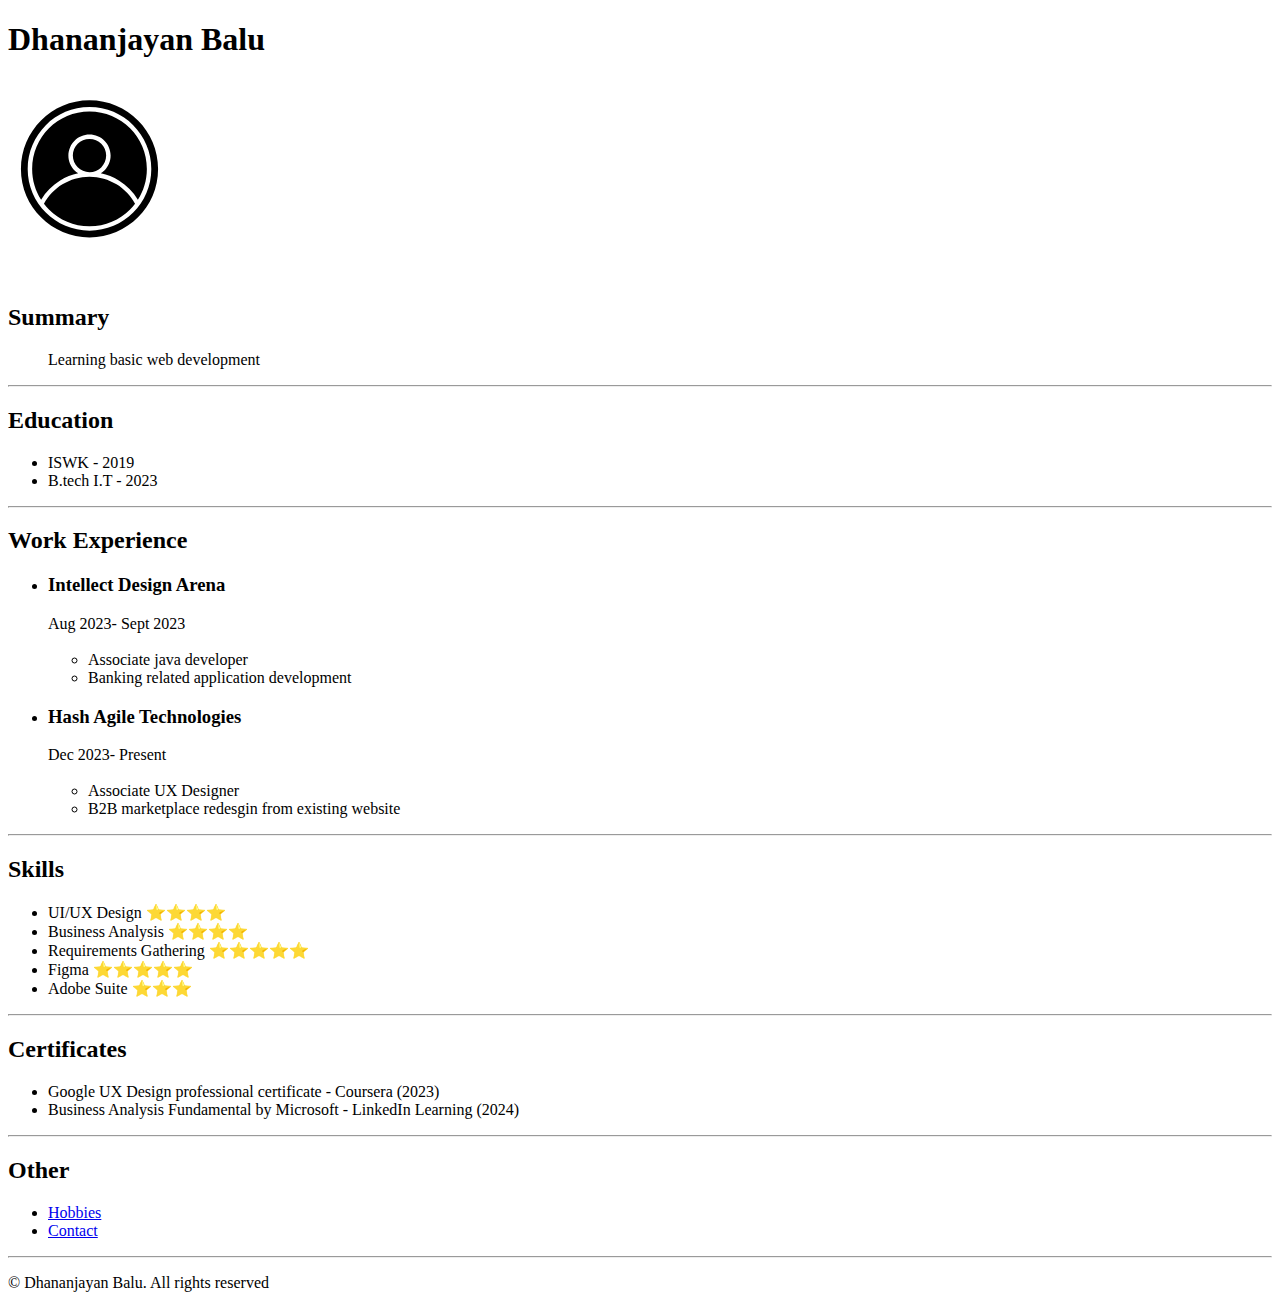
<file: index.html>
<!DOCTYPE html>
<html lang="en">
<head>
    <meta charset="UTF-8">
    <meta name="viewport" content="width=device-width, initial-scale=1.0">
    <title>My Resume</title>
</head>
<body>

    <h1>Dhananjayan Balu</h1>
    <img src="./assets/noun-profile-7036664.svg" alt="" height="200">  <!-- add image dummy-->

    <h2> Summary </h2>

    <ul>
        Learning basic web development
    </ul>

    <hr/>

    <h2>Education</h2>

    <ul>
        <li>ISWK - 2019</li>
        <li>B.tech I.T - 2023</li>
    </ul>
    <hr/>

    <h2>Work Experience</h2>

    <ul>
        <li> <h3>Intellect Design Arena </h3>
            Aug 2023- Sept 2023
            <ul>
                <br/>
                <li> Associate java developer</li>
                <li>Banking related application development</li>
            </ul>

            
        </li>

        <li> <h3>Hash Agile Technologies </h3>
            Dec 2023- Present
            <ul>
                <br/>
                <li> Associate UX Designer</li>
                <li>B2B marketplace redesgin from existing website</li>
            </ul>

            
        </li>

    </ul>

    <hr/>

    <h2>Skills</h2>

    <ul>
        <li>UI/UX Design ⭐️⭐️⭐️⭐️</li>
        <li>Business Analysis ⭐️⭐️⭐️⭐️</li>
        <li>Requirements Gathering ⭐️⭐️⭐️⭐️⭐️</li>
        <li>Figma ⭐️⭐️⭐️⭐️⭐️</li>
        <li>Adobe Suite ⭐️⭐️⭐️</li>
    </ul>
    <hr/>

    <h2>Certificates</h2>
    <ul>
        <li>Google UX Design professional certificate - Coursera (2023) </li>
        <li>Business Analysis Fundamental by Microsoft - LinkedIn Learning (2024) </li>
    </ul>
    <hr/>
    <h2>Other</h2>

    <ul>
        <li> <a href="./public/hobbies.html">Hobbies</a> </li>
        <li> <a href="./public/contact.html">Contact</a> </li>
    </ul>

    <hr/>

    <footer>
        <p>© Dhananjayan Balu. All rights reserved </p>
    </footer>
    
</body>
</html>
</file>
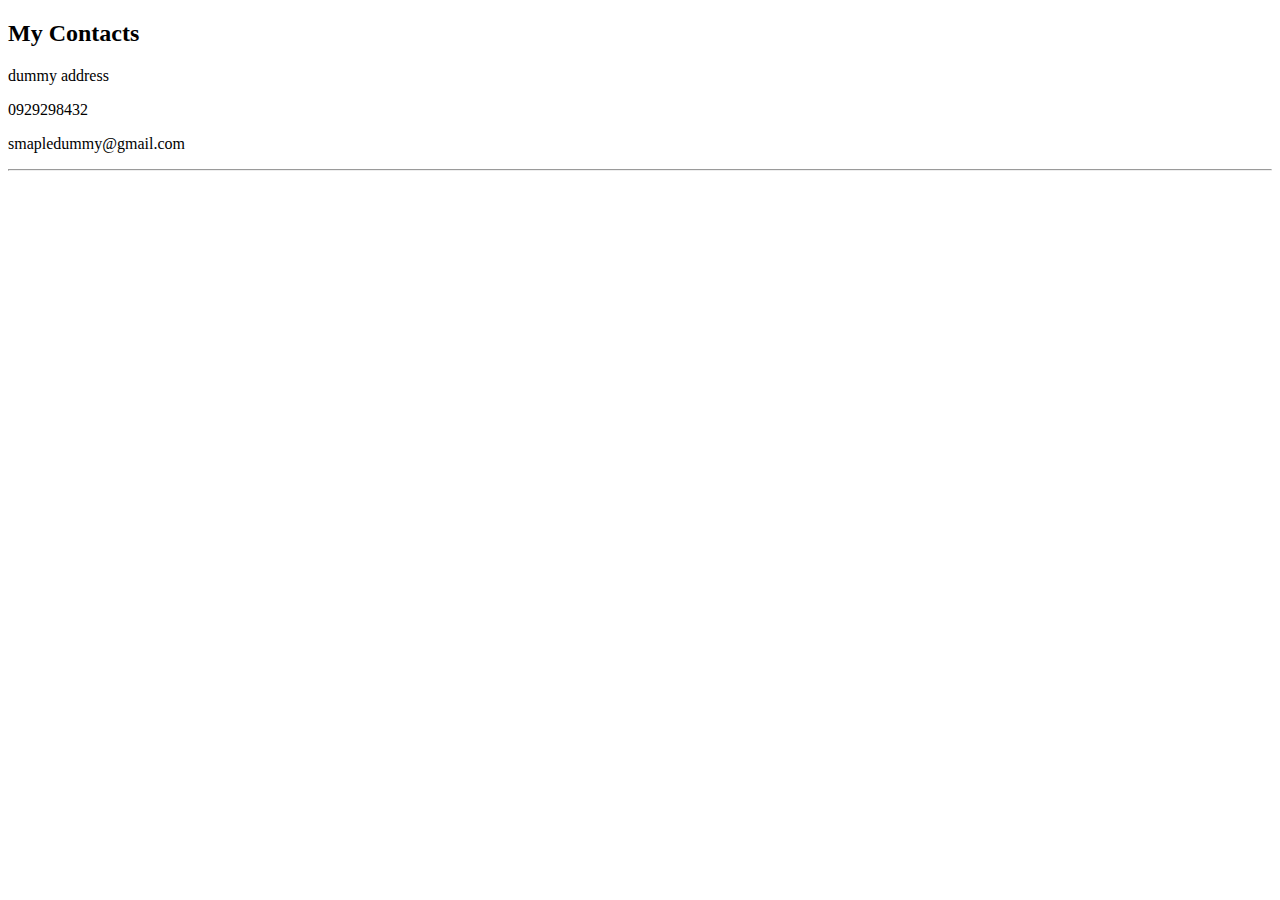
<file: public/contact.html>
<!DOCTYPE html>
<html lang="en">
<head>
    <meta charset="UTF-8">
    <meta name="viewport" content="width=device-width, initial-scale=1.0">
    <title>Contact</title>
</head>
<body>
    <h2>My Contacts</h2>
    <p>dummy address</p>
    <p>0929298432</p>
    <p>smapledummy@gmail.com</p>
    <hr/>
</body>
</html>
</file>
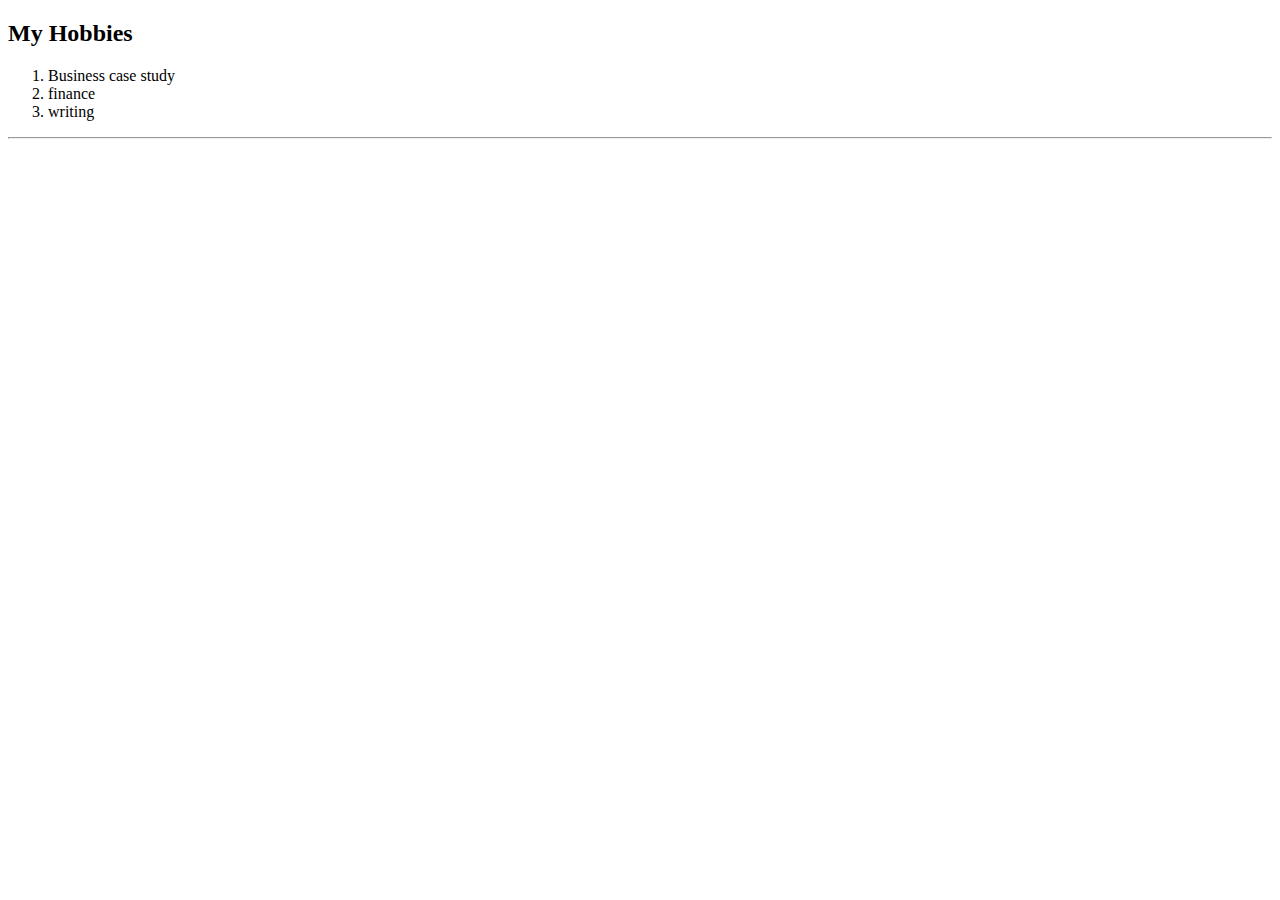
<file: public/hobbies.html>
<!DOCTYPE html>
<html lang="en">
<head>
    <meta charset="UTF-8">
    <meta name="viewport" content="width=device-width, initial-scale=1.0">
    <title>Hobbies</title>
</head>
<body>
    <h2>My Hobbies</h2>
    <ol>
        <li>Business case study</li>
        <li>finance</li>
        <li>writing</li>
    </ol>
    <hr/>
</body>
</html>
</file>
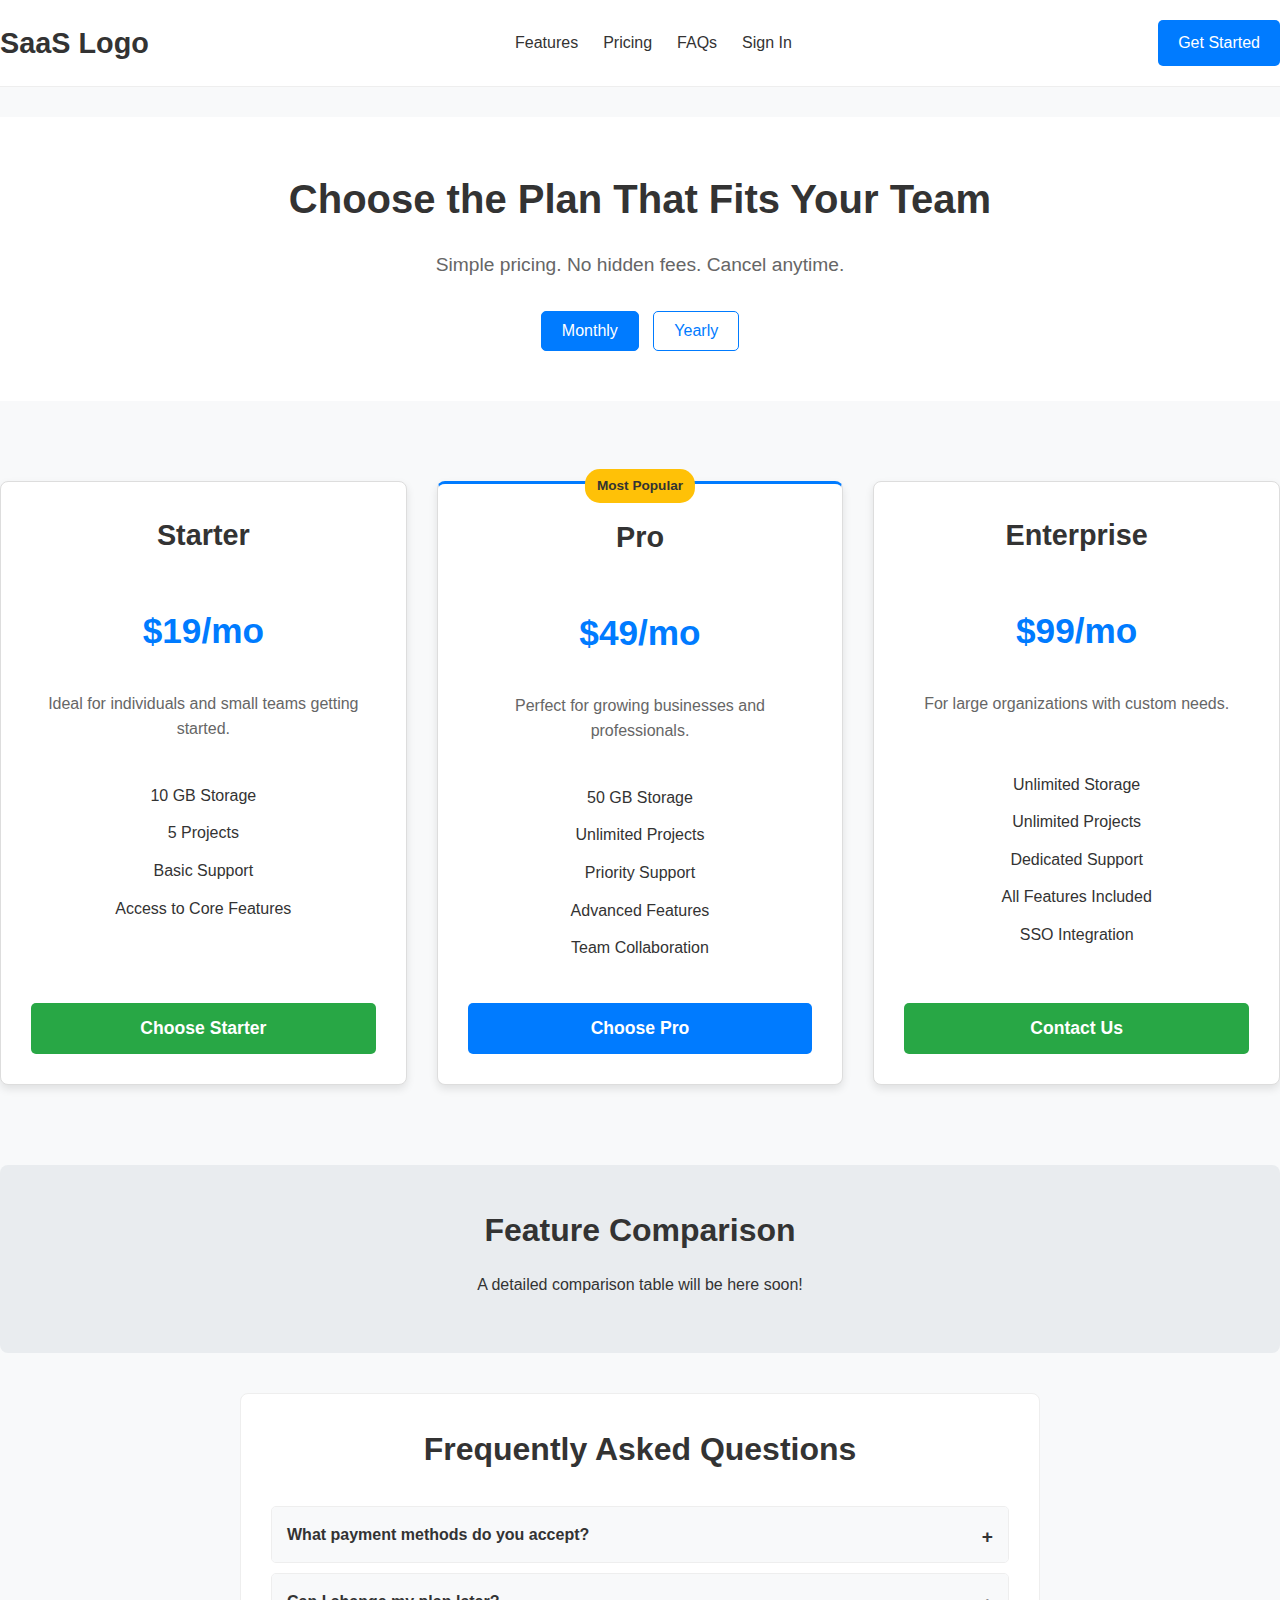
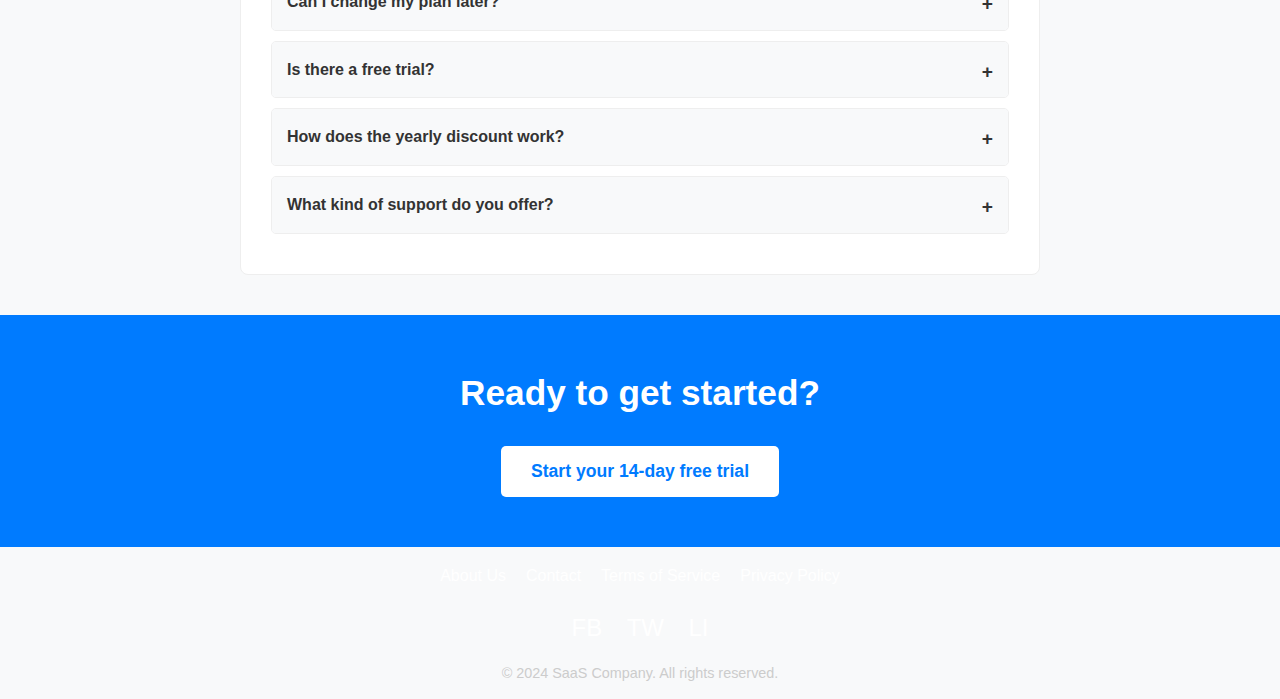
<file: public/pricing.html>
<!DOCTYPE html>
<html lang="en">
<head>
    <meta charset="UTF-8">
    <meta name="viewport" content="width=device-width, initial-scale=1.0">
    <title>Modern Pricing Page</title>
    <link rel="stylesheet" href="../assets/pricing-style.css">
</head>
<body>

    <header class="header">
        <div class="logo">SaaS Logo</div>
        <nav>
            <ul>
                <li><a href="#features">Features</a></li>
                <li><a href="#pricing">Pricing</a></li>
                <li><a href="#faq">FAQs</a></li>
                <li><a href="#signin">Sign In</a></li>
            </ul>
        </nav>
        <a href="#signup" class="button-primary">Get Started</a>
    </header>

    <section id="pricing" class="hero">
        <h1>Choose the Plan That Fits Your Team</h1>
        <p>Simple pricing. No hidden fees. Cancel anytime.</p>
        <div class="toggle-container">
            <button class="active">Monthly</button>
            <button>Yearly</button>
        </div>
    </section>

    <section class="pricing-cards">
        <div class="card">
            <h2>Starter</h2>
            <p class="price">$19/mo</p>
            <p class="description">Ideal for individuals and small teams getting started.</p>
            <ul>
                <li>10 GB Storage</li>
                <li>5 Projects</li>
                <li>Basic Support</li>
                <li>Access to Core Features</li>
            </ul>
            <button>Choose Starter</button>
        </div>

        <div class="card popular">
            <span class="badge">Most Popular</span>
            <h2>Pro</h2>
            <p class="price">$49/mo</p>
            <p class="description">Perfect for growing businesses and professionals.</p>
            <ul>
                <li>50 GB Storage</li>
                <li>Unlimited Projects</li>
                <li>Priority Support</li>
                <li>Advanced Features</li>
                <li>Team Collaboration</li>
            </ul>
            <button>Choose Pro</button>
        </div>

        <div class="card">
            <h2>Enterprise</h2>
            <p class="price">$99/mo</p>
            <p class="description">For large organizations with custom needs.</p>
            <ul>
                <li>Unlimited Storage</li>
                <li>Unlimited Projects</li>
                <li>Dedicated Support</li>
                <li>All Features Included</li>
                <li>SSO Integration</li>
            </ul>
            <button>Contact Us</button>
        </div>
    </section>

    <section class="comparison-table-placeholder">
        <h2>Feature Comparison</h2>
        <!-- Comparison Table Placeholder -->
        <p>A detailed comparison table will be here soon!</p>
    </section>

    <section id="faq" class="faq-section">
        <h2>Frequently Asked Questions</h2>
        <details class="faq-item">
            <summary>What payment methods do you accept?</summary>
            <p>We accept all major credit cards, including Visa, Mastercard, and American Express. We also support PayPal.</p>
        </details>
        <details class="faq-item">
            <summary>Can I change my plan later?</summary>
            <p>Yes, you can upgrade or downgrade your plan at any time. Changes will be prorated.</p>
        </details>
        <details class="faq-item">
            <summary>Is there a free trial?</summary>
            <p>Yes, we offer a 14-day free trial for our Pro plan. No credit card required to get started.</p>
        </details>
        <details class="faq-item">
            <summary>How does the yearly discount work?</summary>
            <p>If you choose to pay yearly, you'll receive a discount equivalent to two months free compared to paying monthly.</p>
        </details>
         <details class="faq-item">
            <summary>What kind of support do you offer?</summary>
            <p>We offer email support for all plans. Pro and Enterprise plans include priority support with faster response times.</p>
        </details>
    </section>

    <section class="cta-banner">
        <h2>Ready to get started?</h2>
        <button>Start your 14-day free trial</button>
    </section>

    <footer_custom class="footer_custom">
        <nav>
            <ul>
                <li><a href="#about">About Us</a></li>
                <li><a href="#contact">Contact</a></li>
                <li><a href="#terms">Terms of Service</a></li>
                <li><a href="#privacy">Privacy Policy</a></li>
            </ul>
        </nav>
        <div class="social-icons">
            <span>FB</span> <!-- Placeholder for Facebook icon -->
            <span>TW</span> <!-- Placeholder for Twitter icon -->
            <span>LI</span> <!-- Placeholder for LinkedIn icon -->
        </div>
        <p>&copy; 2024 SaaS Company. All rights reserved.</p>
    </footer_custom>

</body>
</html>
</file>
<file: assets/pricing-style.css>
/* Global & Typography */
:root {
    --accent-color: #007bff;
    --popular-badge-bg: #ffc107; /* A vibrant secondary color for the popular badge */
    --card-button-bg: #28a745;
}

*,
*::before,
*::after {
    box-sizing: border-box;
}

body {
    font-family: Arial, sans-serif;
    margin: 0;
    background-color: #f8f9fa;
    color: #333;
    line-height: 1.6;
}

h1, h2, h3 {
    font-weight: bold;
    margin-top: 0;
}

h1 { font-size: 2.5em; }
h2 { font-size: 2em; }
h3 { font-size: 1.5em; }

a {
    color: var(--accent-color);
    text-decoration: none;
}

a:hover {
    text-decoration: underline;
}

/* Layout */
.container {
    max-width: 1200px;
    margin: 0 auto;
    padding: 0 20px; /* Add padding to the sides, top/bottom padding will be handled by sections */
}

/* Header */
.header {
    display: flex;
    justify-content: space-between;
    align-items: center;
    padding: 20px 0; /* Padding top/bottom, horizontal handled by .container */
    background-color: #fff;
    border-bottom: 1px solid #eee;
    margin-bottom: 30px; /* Space below header */
}

.logo {
    font-size: 1.8em;
    font-weight: bold;
}

.header nav ul {
    list-style: none;
    display: flex;
    gap: 25px;
    margin: 0;
    padding: 0;
}

.header nav a {
    text-decoration: none;
    color: #333; /* Standard link color for nav */
    font-weight: 500;
}
.header nav a:hover, .header nav a.active {
    color: var(--accent-color);
}

.button-primary {
    background-color: var(--accent-color);
    color: white;
    padding: 10px 20px;
    border: none;
    border-radius: 5px;
    cursor: pointer;
    text-decoration: none;
    font-weight: 500;
}
.button-primary:hover {
    background-color: #0056b3; /* Darker shade on hover */
    color: white;
    text-decoration: none;
}


/* Hero Section */
.hero {
    text-align: center;
    padding: 50px 20px;
    background-color: #fff;
    margin-bottom: 40px;
}

.hero h1 {
    margin-bottom: 15px;
}

.hero p {
    font-size: 1.2em;
    color: #666;
    margin-bottom: 30px;
}

.toggle-container button {
    padding: 10px 20px;
    margin: 0 5px;
    border: 1px solid var(--accent-color);
    background-color: #fff;
    color: var(--accent-color);
    cursor: pointer;
    border-radius: 5px;
    font-size: 1em;
}

.toggle-container button.active {
    background-color: var(--accent-color);
    color: #fff;
}

/* Pricing Cards Section */
.pricing-cards {
    display: grid;
    grid-template-columns: repeat(auto-fit, minmax(300px, 1fr));
    gap: 30px;
    padding: 40px 0; /* Padding top/bottom, horizontal handled by .container */
    margin-bottom: 40px;
}

.card {
    background-color: #fff;
    border: 1px solid #ddd;
    border-radius: 8px;
    padding: 30px;
    text-align: center;
    box-shadow: 0 4px 8px rgba(0,0,0,0.1);
    position: relative; /* For badge positioning */
    display: flex;
    flex-direction: column; /* Ensure button is at the bottom */
}
.card > *:last-child {
    margin-top: auto; /* Pushes the button to the bottom */
}


.card.popular {
    border-top: 3px solid var(--accent-color);
}

.badge {
    background-color: var(--popular-badge-bg);
    color: #333; /* Darker text for better contrast on yellow */
    padding: 6px 12px;
    font-size: 0.85em;
    font-weight: bold;
    border-radius: 15px;
    position: absolute;
    top: -15px; /* Adjust to sit nicely above the card */
    left: 50%;
    transform: translateX(-50%);
}

.card h2 { /* Plan name */
    font-size: 1.8em;
    margin-bottom: 10px;
}

.card .price {
    font-size: 2.2em;
    font-weight: bold;
    color: var(--accent-color);
    margin-bottom: 15px;
}

.card .description {
    color: #666;
    margin-bottom: 25px;
    min-height: 40px; /* Give some space for description */
}

.card ul {
    list-style-type: none;
    padding: 0;
    margin-bottom: 30px;
}

.card ul li {
    margin-bottom: 12px;
}

.card button {
    width: 100%;
    padding: 15px;
    background-color: var(--card-button-bg);
    color: white;
    border: none;
    border-radius: 5px;
    cursor: pointer;
    font-size: 1.1em;
    font-weight: bold;
    transition: background-color 0.3s ease;
}
.card button:hover {
    background-color: #1e7e34; /* Darker green */
}

.card.popular button {
    background-color: var(--accent-color);
}
.card.popular button:hover {
    background-color: #0056b3; /* Darker blue */
}


/* Comparison Table Placeholder */
.comparison-table-placeholder {
    text-align: center;
    padding: 40px 20px;
    background-color: #e9ecef;
    margin-bottom: 40px;
    border-radius: 8px;
}
.comparison-table-placeholder h2 {
    margin-bottom: 15px;
}

/* FAQ Section */
.faq-section {
    max-width: 800px;
    margin: 40px auto; /* Centering the FAQ section */
    padding: 30px;
    background-color: #fff;
    border-radius: 8px;
    border: 1px solid #eee;
    margin-bottom: 40px;
}

.faq-section h2 {
    text-align: center;
    margin-bottom: 30px;
}

.faq-item {
    margin-bottom: 10px;
    border: 1px solid #eee;
    border-radius: 5px;
    overflow: hidden; /* Ensures border-radius is respected by children */
}

.faq-item summary {
    font-weight: bold;
    padding: 15px;
    cursor: pointer;
    background-color: #f8f9fa;
    display: block; /* Makes the whole summary clickable */
}
.faq-item summary:hover {
    background-color: #f1f3f5;
}

.faq-item summary::-webkit-details-marker {
    display: none; /* Hide default marker in Chrome/Safari */
}
.faq-item summary::after { /* Custom marker */
    content: '+';
    float: right;
    font-size: 1.2em;
    transition: transform 0.2s ease-in-out;
}
.faq-item[open] summary::after {
    transform: rotate(45deg);
}


.faq-item p { /* Content of the details */
    padding: 15px;
    margin: 0; /* Remove default margin */
    background-color: #fff;
    border-top: 1px solid #eee; /* Separator line */
}

/* CTA Banner */
.cta-banner {
    background-color: var(--accent-color);
    color: white;
    text-align: center;
    padding: 50px 20px;
    margin-top: 40px; /* Space above CTA */
}

.cta-banner h2 {
    font-size: 2.2em;
    margin-bottom: 25px;
}

.cta-banner button {
    background-color: #fff;
    color: var(--accent-color);
    padding: 15px 30px;
    border: none;
    border-radius: 5px;
    cursor: pointer;
    font-size: 1.1em;
    font-weight: bold;
    transition: background-color 0.3s ease, color 0.3s ease;
}
.cta-banner button:hover {
    background-color: #e6e6e6; /* Lighter background on hover */
    color: #0056b3; /* Darker accent color */
}

/* Footer */
.footer_custom { /* Matches the custom tag in HTML */
    background-color: #343a40;
    color: white;
    padding: 40px 0; /* Padding top/bottom, horizontal handled by .container */
    text-align: center;
    margin-top: 40px; /* Space above footer */
}

.footer_custom nav ul {
    list-style: none;
    display: flex;
    justify-content: center;
    gap: 20px;
    margin-bottom: 20px;
    padding: 0;
}

.footer_custom nav a {
    color: #fff;
    text-decoration: none;
}
.footer_custom nav a:hover {
    text-decoration: underline;
}

.social-icons span { /* Placeholder styling */
    margin: 0 10px;
    font-size: 1.5em;
    cursor: pointer;
}

.footer_custom p {
    margin-top: 15px;
    font-size: 0.9em;
    color: #ccc;
}


/* Responsive Design */
@media (max-width: 992px) { /* Adjust breakpoint for tablets if needed */
    .pricing-cards {
        grid-template-columns: repeat(auto-fit, minmax(280px, 1fr));
        gap: 20px;
    }
    .card {
        padding: 25px;
    }
}


@media (max-width: 768px) {
    body {
        font-size: 15px; /* Slightly smaller base font for mobile */
    }
    h1 { font-size: 2em; }
    h2 { font-size: 1.7em; }
    h3 { font-size: 1.3em; }

    .header {
        flex-direction: column;
        align-items: center;
        padding: 15px 0;
    }
    .header .logo {
        margin-bottom: 15px;
    }
    .header nav ul {
        flex-direction: column;
        gap: 10px;
        align-items: center;
        margin-bottom: 15px;
    }
    .header .button-primary {
        width: 100%;
        max-width: 250px; /* Prevent button from being too wide */
        text-align: center;
    }

    .pricing-cards {
        grid-template-columns: 1fr; /* Stack cards vertically */
        gap: 20px;
    }
    .card {
        width: 100%;
        max-width: 400px; /* Optional: constrain card width on mobile */
        margin-left: auto;  /* Center cards if max-width is used */
        margin-right: auto; /* Center cards if max-width is used */
    }

    .toggle-container {
        display: flex;
        flex-direction: column;
        gap: 10px;
    }
    .toggle-container button {
        width: 100%;
        max-width: 200px;
        margin: 0 auto; /* Center toggle buttons */
    }

    .faq-section {
        padding: 20px;
    }
}

@media (max-width: 480px) { /* Smaller mobile devices */
    .hero {
        padding: 30px 15px;
    }
    .card {
        padding: 20px;
    }
    .card .price {
        font-size: 2em;
    }
    .card ul li {
        font-size: 0.95em;
    }
    .cta-banner {
        padding: 30px 15px;
    }
    .cta-banner h2 {
        font-size: 1.8em;
    }
    .footer_custom {
        padding: 30px 0;
    }
    .footer_custom nav ul {
        flex-direction: column;
        gap: 10px;
    }
}

/* Add a class to the body or html element to wrap sections in container */
/* This assumes the HTML structure has a .container div inside each main section block */
/* If not, apply .container styling directly to section tags or add the div in HTML */
#features, #pricing, #faq, .comparison-table-placeholder-section, .faq-section-wrapper {
    /* This is a conceptual note: if sections need individual containers,
       ensure the HTML structure supports it or apply container-like padding directly.
       The current .container class is meant for the overall page width.
       For simplicity, padding is added to sections directly or their inner content blocks.
    */
}
/* Ensure the main content sections respect the container padding */
.hero > .container,
.pricing-cards-section > .container, /* Assuming you might wrap pricing-cards in a section tag */
.comparison-table-placeholder > .container, /* If it's a direct child of body */
.faq-section, /* Already has max-width and margin auto */
.cta-banner, /* Full width, padding handles spacing */
.footer_custom > .container { /* If footer content is wrapped */
    /* This is more of a structural reminder.
       The current CSS applies padding directly to sections or uses max-width + margin:auto.
       If a global .container div wraps all content (except full-bleed elements like CTA banner),
       that would be another approach.
    */
}

/* The current CSS uses a single .container at the top level for overall width,
   and specific padding for sections. This is a common and valid approach.
   No specific change needed here based on current CSS, just a note on layout strategy.
*/
</file>
